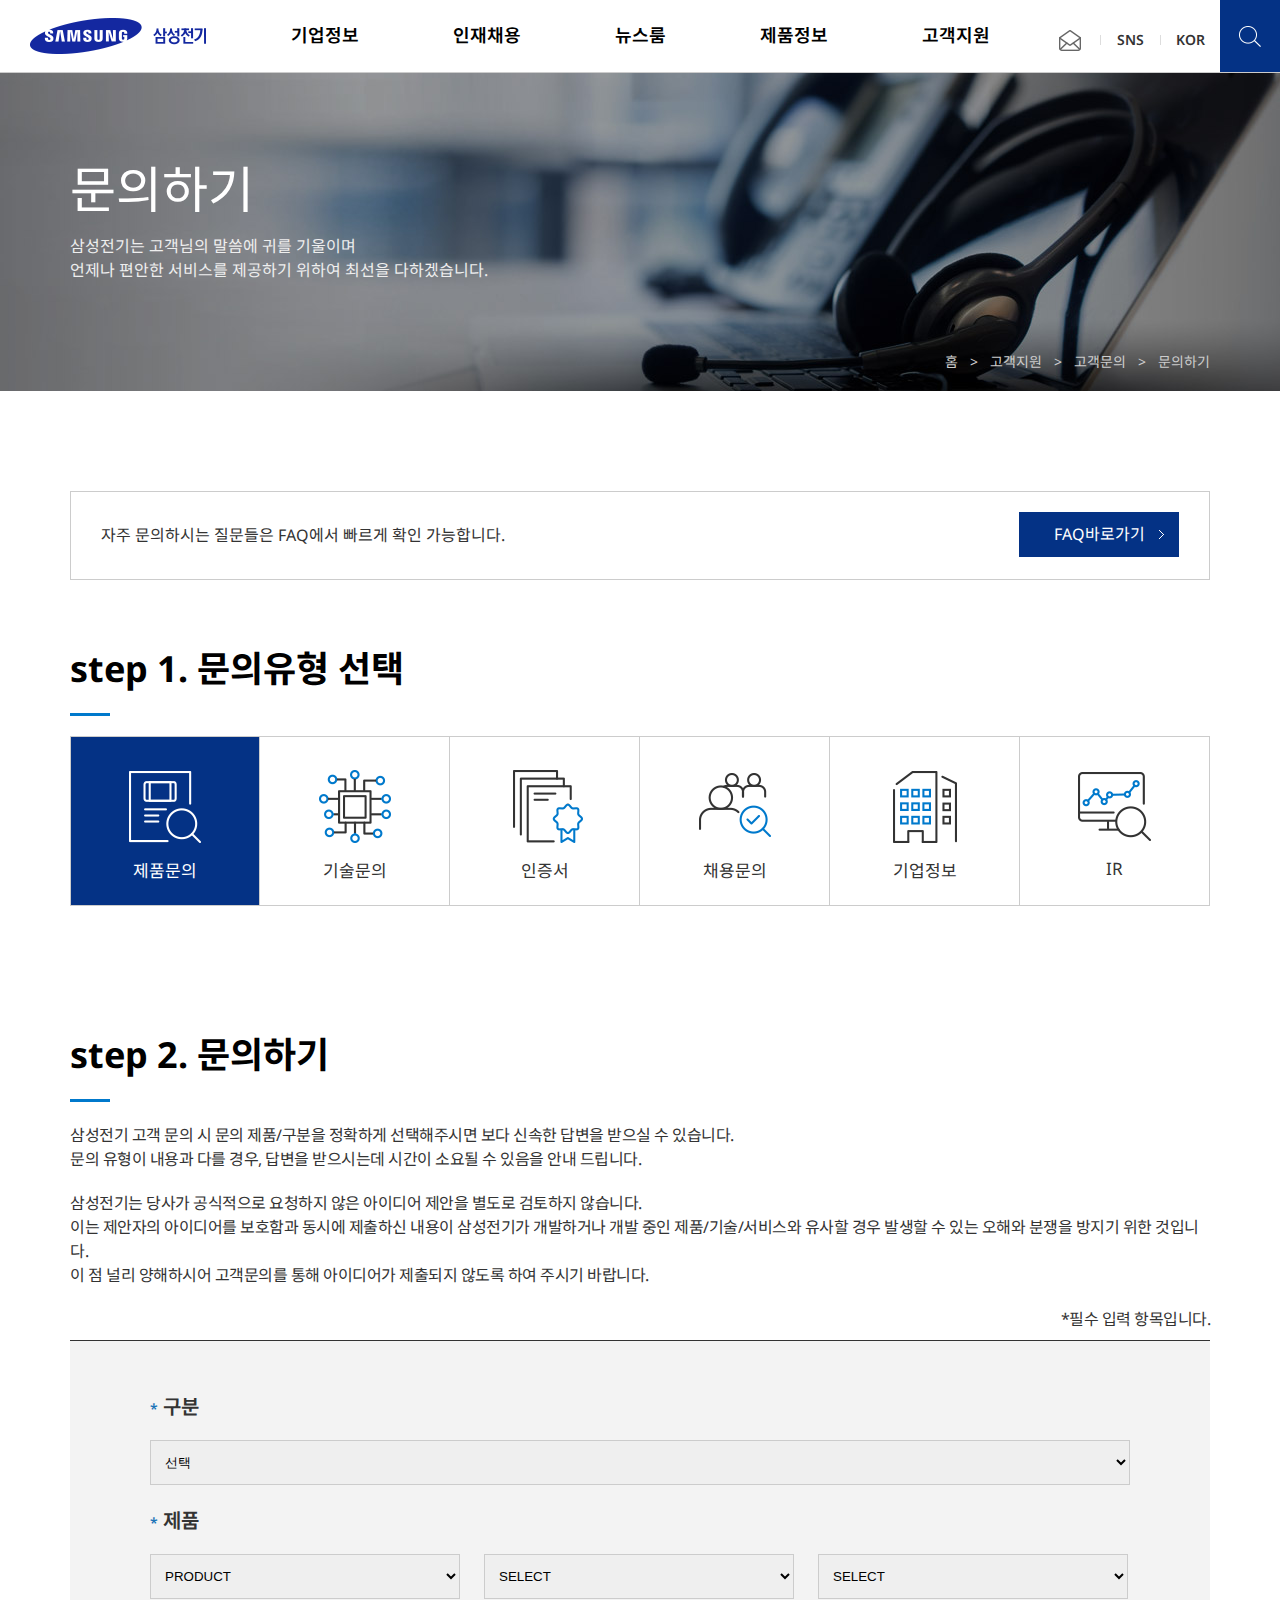
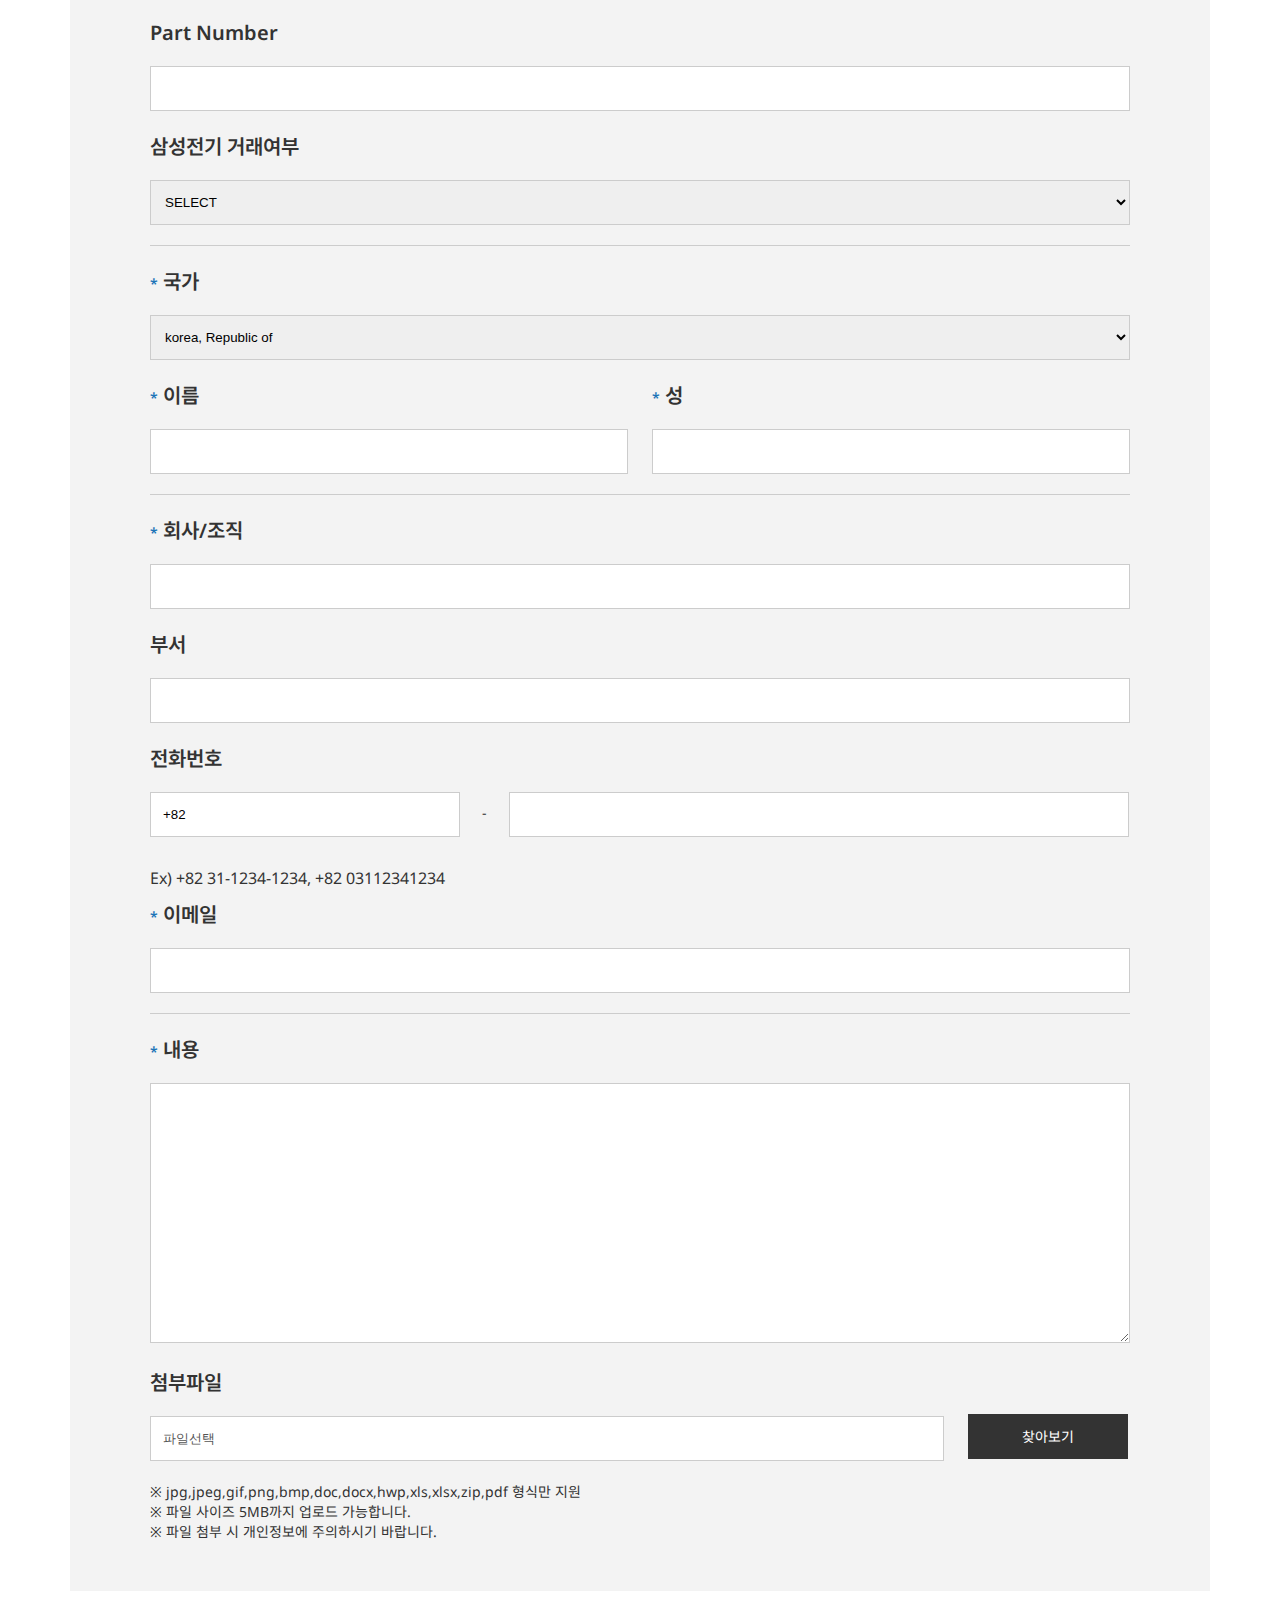
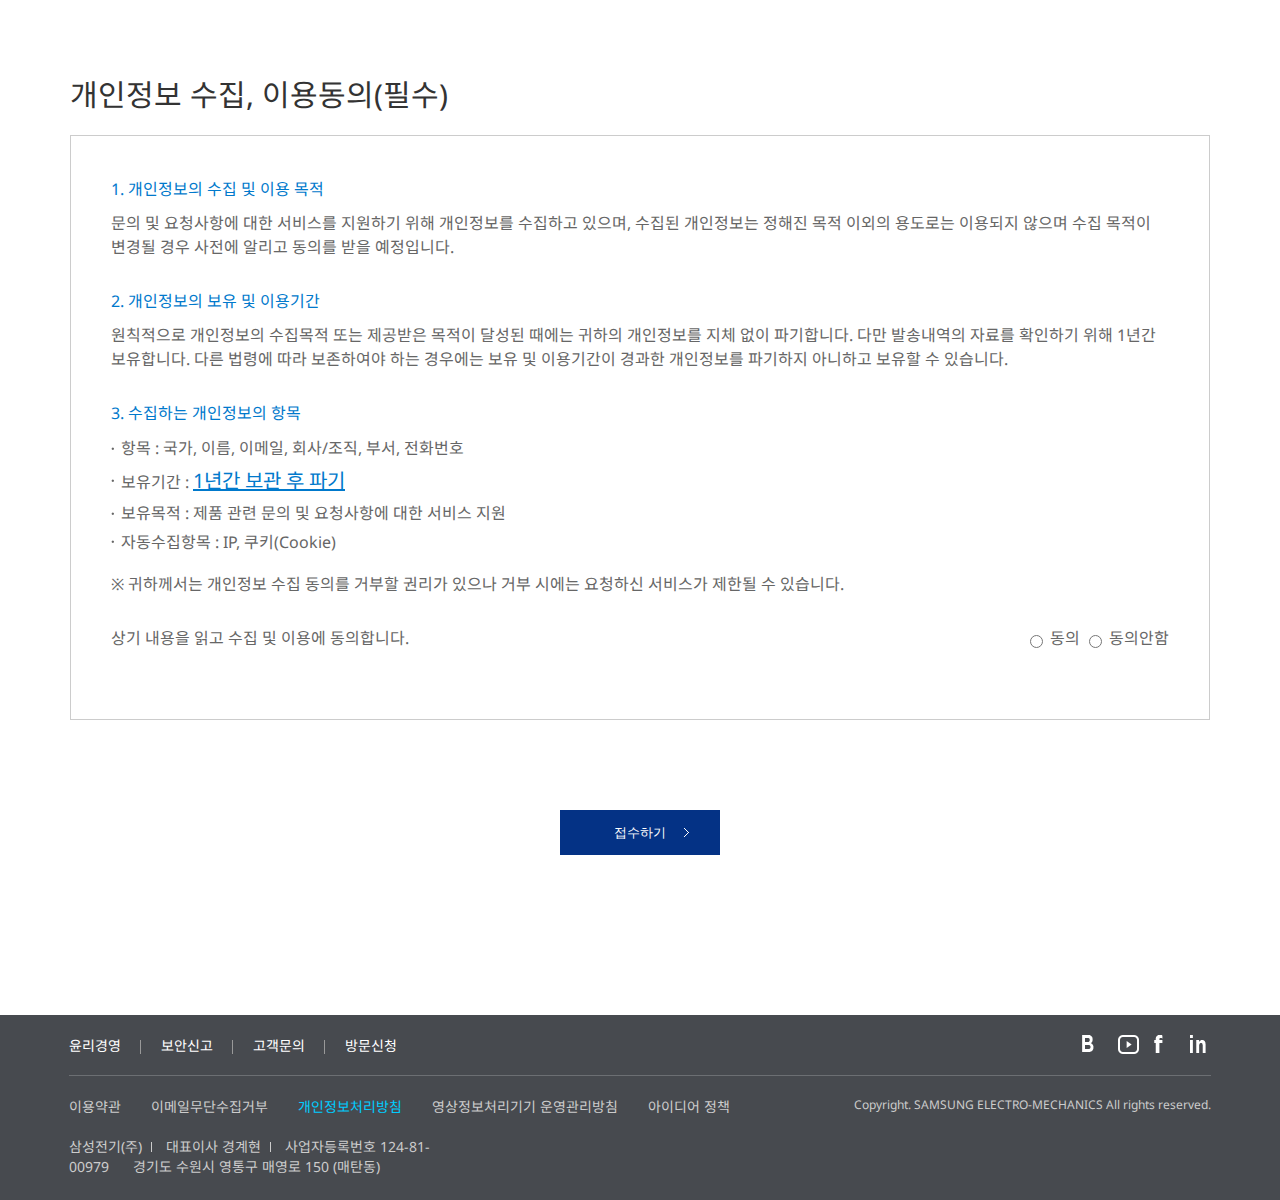
<file: sub1.html>
<!DOCTYPE html>
<html lang="en">
<head>
<meta charset="UTF-8">
<meta http-equiv="X-UA-Compatible" content="IE=edge">
<meta name="viewport" content="width=device-width, initial-scale=1.0">
<title>제품문의|문의하기|삼성전기</title>
<link rel="stylesheet" type="text/css" href="css/import.css" />
<link rel="stylesheet" type="text/css" href="css/sub1.css" />
<script src="js/jquery-1.12.4.min.js"></script>
<script src="js/include.js"></script>
</head>
<body>
    <!-- 본문 바로가기 -->
    <div id="skipnavi"><a href="#container">본문바로가기</a></div>
    <!-- //본문 바로가기 -->
    <div id="wrap">
        <!-- header -->
        <div id="header"></div>
        <!-- //header -->
        <hr />
        <!-- container -->
        <div id="container">
            <!-- spot -->
            <div class="spot">
                <!-- spot_inner -->
                <div class="spot_inner">
                    <h2>문의하기</h2>
                    <p>삼성전기는 고객님의 말씀에 귀를 기울이며<br />언제나 편안한 서비스를 제공하기 위하여 최선을 다하겠습니다.</p>
                    <p class="path">홈 &nbsp; &gt; &nbsp; 고객지원 &nbsp; &gt; &nbsp; 고객문의 &nbsp; &gt; &nbsp; 문의하기</p>
                </div>
                <!-- //spot_inner -->
            </div>
            <!-- //spot -->
            <hr />
            <!-- content -->
            <div id="content">
                <div class="faq">
                    <p>자주 문의하시는 질문들은 FAQ에서 빠르게 확인 가능합니다.</p>
                    <a href="#">FAQ바로가기</a>
                </div>
                <!-- step1 -->
                <div class="step1">
                    <h3>step 1. 문의유형 선택</h3>
                    <ul>
                    <li class="on"><a href="#">제품문의</a></li>
                    <li><a href="#">기술문의</a></li>
                    <li><a href="#">인증서</a></li>
                    <li><a href="#">채용문의</a></li>
                    <li><a href="#">기업정보</a></li>
                    <li><a href="#">IR</a></li>
                    </ul>
                </div>
                <!-- //step1 -->
                <!-- step2 -->
                <div class="step2">
                    <h3>step 2. 문의하기</h3>
                    <p>삼성전기 고객 문의 시 문의 제품/구분을 정확하게 선택해주시면 보다 신속한 답변을 받으실 수 있습니다.<br />문의 유형이 내용과 다를 경우, 답변을 받으시는데 시간이 소요될 수 있음을 안내 드립니다.</p>
                    <p>삼성전기는 당사가 공식적으로 요청하지 않은 아이디어 제안을 별도로 검토하지 않습니다.<br />
                    이는 제안자의 아이디어를 보호함과 동시에 제출하신 내용이 삼성전기가 개발하거나 개발 중인 제품/기술/서비스와 유사할 경우 발생할 수 있는 오해와 분쟁을 방지기 위한 것입니다.<br />
                    이 점 널리 양해하시어 고객문의를 통해 아이디어가 제출되지 않도록 하여 주시기 바랍니다.</p>
                    <p class="essential"><span>*</span>필수 입력 항목입니다.</p>
                    <form action="/" method="post">
                    <fieldset>
                    <legend class="blind">문의하기</legend>
                        <dl class="step2_form">
                            <dt><label for="type"><span>*</span>구분</label></dt>
                            <dd>
                                <select id="type" title="구분">
                                    <option value="선택">선택</option>
                                    <option value="구입문의">구입문의</option>
                                    <option value="샘플요청">샘플요청</option>
                                    <option value="견적요청">견적요청</option>
                                    <option value="Component Library">component library 관련 문의</option>
                                </select>
                            </dd>
                            <dt><label for="product"><span>*</span>제품</label></dt>
                            <dd class="product">
                                <select id="product" title="제품 선택 첫번째">
                                    <option value="PRODUCT">PRODUCT</option>
                                    <option value="Passive Component">Passive Component</option>
                                    <option value="Automotive">Automotive</option>
                                </select>
                                <select title="제품 구분 두번째">
                                    <option value="SELECT">SELECT</option>
                                    <option value="Passive Component">Passive Component</option>
                                    <option value="Automotive">Automotive</option>
                                </select>
                                <select title="제품 구분 세번째">
                                    <option value="SELECT">SELECT</option>
                                    <option value="Passive Component">Passive Component</option>
                                    <option value="Automotive">Automotive</option>
                                </select>
                            </dd>
                            <dt><label for="partNo">Part Number</label></dt>
                            <dd>
                                <input type="tel" id="partNo" title="Part Number" />
                            </dd>
                            <dt><label for="dealFlag">삼성전기 거래여부</label></dt>
                            <dd class="separate">
                                <select id="dealFlag" title="삼성전기 거래여부">
                                    <option value="SELECT">SELECT</option>
                                    <option value="거래중">삼성전기 거래중</option>
                                    <option value="Sales Partners">삼성전기 Sales Partners 거래중</option>
                                    <option value="거래 예정">거래 예정</option>
                                    <option value="기타">기타</option>
                                </select>
                            </dd>
                            <dt><label for="countryCd"><span>*</span>국가</label></dt>
                            <dd>
                                <select id="countryCd" title="국가 선택">
                                    <option value="Korea">korea, Republic of</option>
                                    <option value="China">China</option>
                                    <option value="Japan">Japan</option>
                                    <option value="Thailand">Thailand</option>
                                    <option value="France">France</option>
                                </select>
                            </dd>
                            <dd class="separate user">
                                <dl class="first_name">
                                <dt><label for="firstName"><span>*</span>이름</label></dt>
                                <dd>
                                    <input type="text" id="firstName" title="이름" />
                                </dd>
                                </dl>
                                <dl class="last_name">
                                <dt><label for="lastName"><span>*</span>성</label></dt>
                                <dd>
                                    <input type="text" id="lastName" title="성" />
                                </dd>
                                </dl>
                            </dd>
                            <dt><label for="company"><span>*</span>회사/조직</label></dt>
                            <dd>
                                <input type="text" id="company" />
                            </dd>
                            <dt><label for="department">부서</label></dt>
                            <dd>
                                <input type="text" id="department" title="부서" />
                            </dd>
                            <dt><label for="countyPhone">전화번호</label></dt>
                            <dd class="phone_N">
                                <input type="tel" id="countyPhone" value="+82" maxlength="4" title="전화번호(국가번호 입력)" />
                                &nbsp;-&nbsp;
                                <input type="tel" maxlength="20" title="전화번호(국가번호를 제외한 나머지 번호입력)" />
                                <br />
                                <p>Ex) +82 31-1234-1234, +82 03112341234</p>
                            </dd>
                            <dt><label for="emailId"><span>*</span>이메일</label></dt>
                            <dd class="separate">
                                <input type="email" id="emailId" title="이메일" />
                            </dd>
                            <dt><label for="context"><span>*</span>내용</label></dt>
                            <dd>
                                <textarea id="context" cols="30" rows="10" title="내용"></textarea>
                            </dd>
                            <dt>첨부파일</dt>
                            <dd class="custom_file">
                                <input type="text" value="파일선택" disabled title="첨부파일 선택" />
                                <label for="attachfile">찾아보기</label>
                                <input type="file" id="attachfile" />
                                <ul>
                                    <li>※ jpg,jpeg,gif,png,bmp,doc,docx,hwp,xls,xlsx,zip,pdf 형식만 지원</li>
                                    <li>※ 파일 사이즈 5MB까지 업로드 가능합니다.</li>
                                    <li>※ 파일 첨부 시 개인정보에 주의하시기 바랍니다.</li>
                                </ul>
                            </dd>
                        </dl>
                        <!-- 개인정보 동의 -->
                        <h4>개인정보 수집, 이용동의(필수)</h4>
                        <div class="agree"> 
                            <h5>1. 개인정보의 수집 및 이용 목적</h5>
                            <p>문의 및 요청사항에 대한 서비스를 지원하기 위해 개인정보를 수집하고 있으며, 수집된 개인정보는 정해진 목적 이외의 용도로는 이용되지 않으며 수집 목적이 변경될 경우 사전에 알리고 동의를 받을 예정입니다.</p>
                            <h5>2. 개인정보의 보유 및 이용기간</h5>
                            <p>원칙적으로 개인정보의 수집목적 또는 제공받은 목적이 달성된 때에는 귀하의 개인정보를 지체 없이 파기합니다. 다만 발송내역의 자료를 확인하기 위해 1년간 보유합니다. 다른 법령에 따라 보존하여야 하는 경우에는 보유 및 이용기간이 경과한 개인정보를 파기하지 아니하고 보유할 수 있습니다.</p>
                            <h5>3. 수집하는 개인정보의 항목</h5>
                            <ul>
                            <li>항목 : 국가, 이름, 이메일, 회사/조직, 부서, 전화번호</li>
                            <li>보유기간 : <span>1년간 보관 후 파기</span></li>
                            <li>보유목적 : 제품 관련 문의 및 요청사항에 대한 서비스 지원</li>
                            <li>자동수집항목 : IP, 쿠키(Cookie)</li>
                            </ul>
                            <p>※ 귀하께서는 개인정보 수집 동의를 거부할 권리가 있으나 거부 시에는 요청하신 서비스가 제한될 수 있습니다.</p>
                            <p><span>상기 내용을 읽고 수집 및 이용에 동의합니다.</span>
                                <input type="radio" id="agreeY" name="agree" title="개인정보 필수항목 동의여부(Y)" value="Y" />
                                <label for="agreeY">동의</label>
                                <input type="radio" id="agreeN" name="agree" title="개인정보 필수항목 동의여부(N)" value="N" />
                                <label for="agreeN">동의안함</label>
                            </p>
                        </div>
                        <input type="submit" value="접수하기" title="접수하기 바로가기" class="submit" />
                    </fieldset>
                    </form>
                </div>
                <!-- //step2 -->
            </div>
            <!-- //content -->
        </div>
        <!-- //container -->
        <hr />
        <!-- footer -->
        <div id="footer"></div>
        <!-- //footer -->
        <a href="#" class="btn_top">TOP</a>
    </div>    
</body>
</html>
</file>
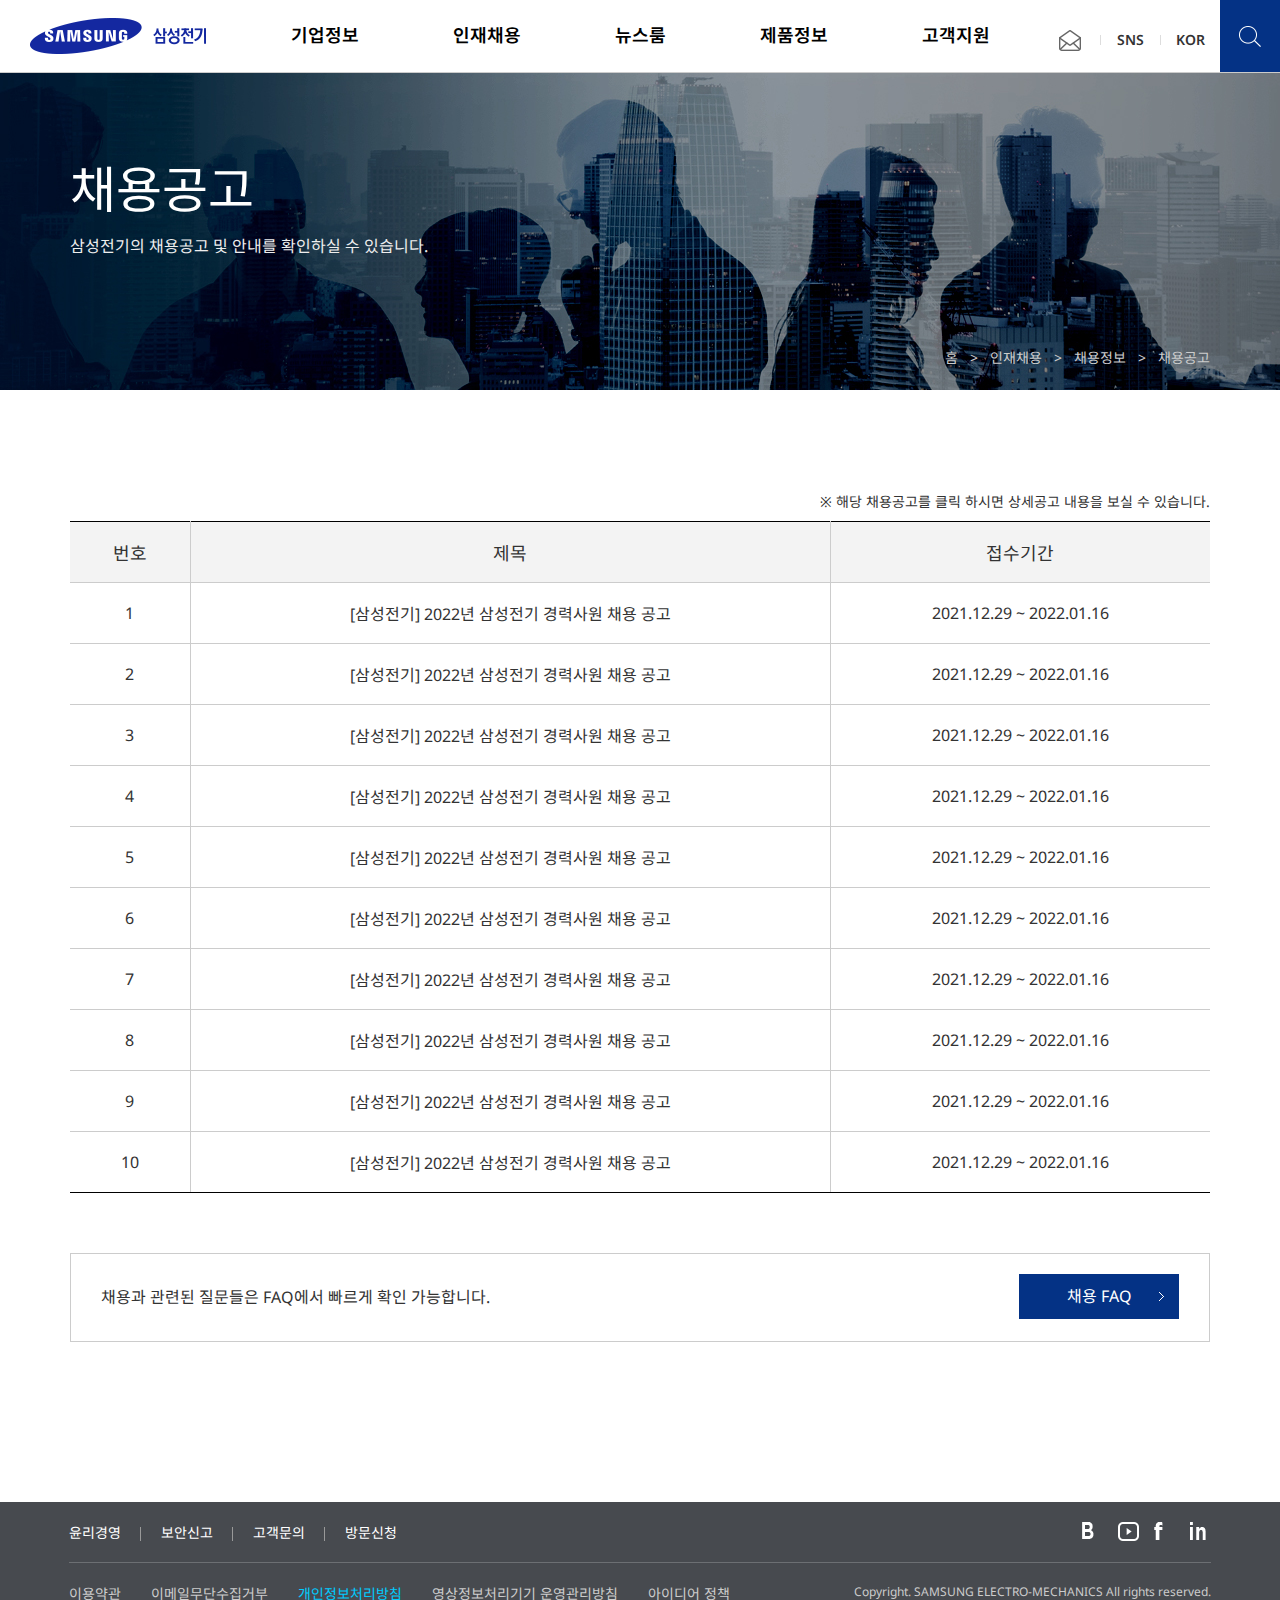
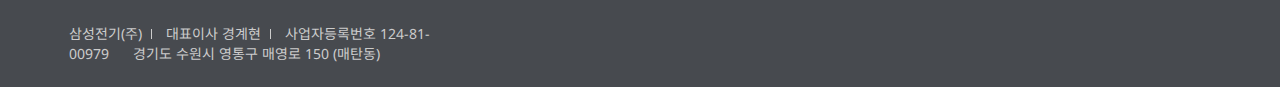
<file: sub2.html>
<!DOCTYPE html>
<html lang="en">
<head>
<meta charset="UTF-8">
<meta http-equiv="X-UA-Compatible" content="IE=edge">
<meta name="viewport" content="width=device-width, initial-scale=1.0">
<title>채용공고|삼성전기</title>
<link rel="stylesheet" type="text/css" href="css/import.css" />
<link rel="stylesheet" type="text/css" href="css/sub2.css" />
<script src="js/jquery-1.12.4.min.js"></script>
<script src="js/include.js"></script>
</head>
<body>
<!-- 본문 바로가기 -->
<div id="skipnavi"><a href="#container">본문바로가기</a></div>
<!-- //본문 바로가기 -->
<div id="wrap">
    <!-- header -->
    <div id="header"></div>
    <!-- //header -->
    <hr />
    <!-- container -->
    <div id="container">
        <!-- spot -->
        <div class="spot">
            <!-- spot_inner -->
            <div class="spot_inner">
                <h2>채용공고</h2>
                <p>삼성전기의 채용공고 및 안내를 확인하실 수 있습니다.</p>
                <p class="path">홈 &nbsp; &gt; &nbsp; 인재채용 &nbsp; &gt; &nbsp; 채용정보 &nbsp; &gt; &nbsp; 채용공고</p>
            </div>
            <!-- //spot_inner -->
        </div>
        <!-- //spot -->
        <hr />
        <!-- content -->
        <div id="content">
            <p class="info_txt">※ 해당 채용공고를 클릭 하시면 상세공고 내용을 보실 수 있습니다.</p>
            <table class="job">
            <caption class="blind">채용공고</caption>
            <thead>
            <tr>
            <th scope="col">번호</th>
            <th scope="col">제목</th>
            <th scope="col">접수기간</th>
            </tr>
            </thead>
            <tbody>
            <tr>
            <td>1</td>
            <td><a href="#">[삼성전기] 2022년 삼성전기 경력사원 채용 공고</a></td>
            <td>2021.12.29 ~ 2022.01.16</td>
            </tr>
            <tr>
            <td>2</td>
            <td><a href="#">[삼성전기] 2022년 삼성전기 경력사원 채용 공고</a></td>
            <td>2021.12.29 ~ 2022.01.16</td>
            </tr>
            <tr>
            <td>3</td>
            <td><a href="#">[삼성전기] 2022년 삼성전기 경력사원 채용 공고</a></td>
            <td>2021.12.29 ~ 2022.01.16</td>
            </tr>
            <tr>
            <td>4</td>
            <td><a href="#">[삼성전기] 2022년 삼성전기 경력사원 채용 공고</a></td>
            <td>2021.12.29 ~ 2022.01.16</td>
            </tr>
            <tr>
            <td>5</td>
            <td><a href="#">[삼성전기] 2022년 삼성전기 경력사원 채용 공고</a></td>
            <td>2021.12.29 ~ 2022.01.16</td>
            </tr>
            <tr>
            <td>6</td>
            <td><a href="#">[삼성전기] 2022년 삼성전기 경력사원 채용 공고</a></td>
            <td>2021.12.29 ~ 2022.01.16</td>
            </tr>
            <tr>
            <td>7</td>
            <td><a href="#">[삼성전기] 2022년 삼성전기 경력사원 채용 공고</a></td>
            <td>2021.12.29 ~ 2022.01.16</td>
            </tr>
            <tr>
            <td>8</td>
            <td><a href="#">[삼성전기] 2022년 삼성전기 경력사원 채용 공고</a></td>
            <td>2021.12.29 ~ 2022.01.16</td>
            </tr>
            <tr>
            <td>9</td>
            <td><a href="#">[삼성전기] 2022년 삼성전기 경력사원 채용 공고</a></td>
            <td>2021.12.29 ~ 2022.01.16</td>
            </tr>
            <tr>
            <td>10</td>
            <td><a href="#">[삼성전기] 2022년 삼성전기 경력사원 채용 공고</a></td>
            <td>2021.12.29 ~ 2022.01.16</td>
            </tr>
            </tbody>
            </table>
            <div class="faq">
                <p>채용과 관련된 질문들은 FAQ에서 빠르게 확인 가능합니다.</p>
                <a href="#">채용 FAQ</a>
            </div>
        </div>
        <!-- //content -->
    </div>
    <!-- //container -->
    <hr />
    <!-- footer -->
    <div id="footer"></div>
    <!-- /footer -->
    
</body>
</html>
</file>
<file: css/sub1.css>
/* sub1.css */

/* container */
/* spot */
.spot{background: url(../images/faq_visual_img.jpg) no-repeat 50% 0;color: #fff;}
.spot_inner > h2{margin-bottom: 10px;font-size: 50px;}
.spot_inner > p{font-size: 16px;color: #eee;}
.spot_inner > p.path{padding-top: 70px; text-align: right;font-size: 14px;color: #ccc;}

/* content */
div.faq{width: 100%;padding: 20px 30px;box-sizing: border-box; border: 1px solid #ccc;margin-bottom:60px;}
div.faq::after{content: "";display: block;clear: both;}
div.faq > p{float: left; font-size: 16px;line-height: 47px;}
div.faq > a{float: right;display: block;width: 160px;height: 45px;
            background: #043285 url(../images/btn_arrow_ico_w.png) no-repeat 90% 50%;
            color: #fff;font-size: 16px;text-align: center;line-height: 45px;}

#content h3{font-size: 36px;color: #000;font-weight: bold;}
#content h3::after{content: "";display: block;width: 40px;height: 3px;background: #0079cc;margin: 20px 0;}

/* step1 */
.step1 > ul{width: 100%;margin-bottom: 120px;}
.step1 > ul::after{content: "";display: block;clear: both;}
.step1 > ul > li{float: left;}
.step1 > ul > li > a{display: block;width: 190px;height: 170px;padding-top: 120px; border: 1px solid #ccc;
                     box-sizing: border-box;border-left: none;text-align: center;font-size: 17px;}
.step1 > ul > li:first-child > a{border: 1px solid #ccc;
                                 background: url(../images/ico_inquiry_01.png) no-repeat 50% 35%;}
.step1 > ul > li:nth-child(2) > a{background: url(../images/ico_inquiry_02.png) no-repeat 50% 35%;}
.step1 > ul > li:nth-child(3) > a{background: url(../images/ico_inquiry_03.png) no-repeat 50% 35%;}
.step1 > ul > li:nth-child(4) > a{background: url(../images/ico_inquiry_04.png) no-repeat 50% 35%;}
.step1 > ul > li:nth-child(5) > a{background: url(../images/ico_inquiry_05.png) no-repeat 50% 35%;}
.step1 > ul > li:nth-child(6) > a{background: url(../images/ico_inquiry_06.png) no-repeat 50% 35%;}

.step1 > ul > li:first-child.on > a{background: #043285 url(../images/ico_inquiry_on_01.png) no-repeat 50% 35%;color: #fff;}

/* step2 */
.step2 > p{font-size: 16px;letter-spacing: -0.5px;margin-bottom: 20px;}
.step2 > p.essential{text-align: right;margin-bottom: 10px;}

.step2_form{border-top: 1px solid #333;padding: 50px 80px; background-color: #f3f3f3;}
.step2_form  dt{font-size: 20px;font-weight: 600;}
.step2_form  dt > label > span{color: #1a73b7;font-size: 14px;padding-right: 5px;}

.step2_form input,.step2_form select{width: 100%; height: 45px; border: 1px solid #ccc;margin: 20px 0;
                                     box-sizing: border-box;text-indent: 10px;}
.step2_form textarea{width: 100%;height: 260px;padding: 18px; border: 1px solid #ccc;
                     margin: 20px 0;box-sizing: border-box;}

.step2_form > dd.product > select{width: 310px;height: 45px;margin-right: 20px;}
.step2_form > dd.product > select:last-of-type{margin-right: 0;}

.step2_form > dd.separate{border-bottom: 1px solid #ccc;margin-bottom: 20px;}

.step2_form > dd.user > dl{display: inline-block;}
.step2_form > dd.user > dl:first-of-type{margin-right: 20px;}
.step2_form > dd.user input{width: 478px;}

.phone_N input:first-of-type{width: 310px;margin-right: 14px;}
.phone_N input:last-of-type{width: 620px;margin-left: 14px;}
.phone_N p{padding: 10px 0;font-size: 16px;color: #333;}

dd.custom_file input[type="text"]{width: 794px;margin-right: 20px;background: #fff;}
dd.custom_file input[type="file"]{display: none;}
dd.custom_file label{display: inline-block;width: 160px;height: 45px;background: #333;color: #fff;
                     text-align: center;line-height: 45px;}

/* 개인정보 동의 */
.step2 > form h4{font-size: 30px;margin: 80px 0 20px;}
.step2 > form div.agree{border: 1px solid #ccc; padding: 40px;margin-bottom: 90px; 
                        font-size: 16px;color: #666;}
.step2 > form div.agree > h5{color: #0079cc;margin-bottom: 10px;}
.step2 > form div.agree > p{margin-bottom: 30px;}
.step2 > form div.agree > ul{margin-bottom: 15px;}
.step2 > form div.agree > ul > li{background: url(../images/bg_list_dot.gif) no-repeat 0 50%;
                                  text-indent: 10px;line-height: 1.8;}
.step2 > form div.agree > ul > li > span{color: #0079cc;font-size: 20px;text-decoration: underline;}                        
.step2 > form div.agree > p:last-of-type{text-align: right;}
.step2 > form div.agree > p:last-of-type > span{display: inline-block;width: 910px;text-align: left;}

/* 접수하기 */
.step2 > form input[type="submit"]{display: block;width: 160px;height: 45px;margin: 0 auto;background: #043285 url(../images/btn_arrow_ico_w.png) no-repeat 80% 50%;border: none;color: #fff;text-align: center;}
</file>
<file: css/sub2.css>
/* sub2.css */

/* container */
/* spot */
.spot{background: url(../images/careers_visual_img.jpg) no-repeat 50% 0;color: #fff;}
.spot_inner > h2{margin-bottom: 10px;font-size: 50px;}
.spot_inner > p{font-size: 16px;color: #eee;}
.spot_inner > p.path{padding-top: 90px; text-align: right;font-size: 14px;color: #ccc;}

/* content */
p.info_txt{text-align: right;margin-bottom: 10px;}

table.job{width: 100%;margin-bottom: 60px;}
.job thead th{height: 60px;border: 1px solid #ccc;border-top: 1px solid #000;
              background-color: #f3f3f3;text-align: center;font-size: 18px;}
.job thead th:first-of-type{width: 120px;border-left: none;}
.job thead th:nth-of-type(2){width: 640px;}
.job thead th:last-of-type{width: 380px;border-right: none;}

.job tbody td{height: 60px;border: 1px solid #ccc;text-align: center;border-top: none;font-size: 16px;}
.job tbody td:first-of-type{border-left: none;}
.job tbody td:last-of-type{border-right: none;}
.job tbody tr:last-of-type td{border-bottom: 1px solid #000;}

div.faq{width: 100%;padding: 20px 30px;box-sizing: border-box; border: 1px solid #ccc;}
div.faq::after{content: "";display: block;clear: both;}
div.faq > p{float: left; font-size: 16px;line-height: 47px;}
div.faq > a{float: right;display: block;width: 160px;height: 45px;
            background: #043285 url(../images/btn_arrow_ico_w.png) no-repeat 90% 50%;
            color: #fff;font-size: 16px;text-align: center;line-height: 45px;}
</file>
<file: css/import.css>
/* import.css */

@import url(reset.css);
@import url(layout.css);
@import url(header.css);
@import url(footer.css);
</file>
